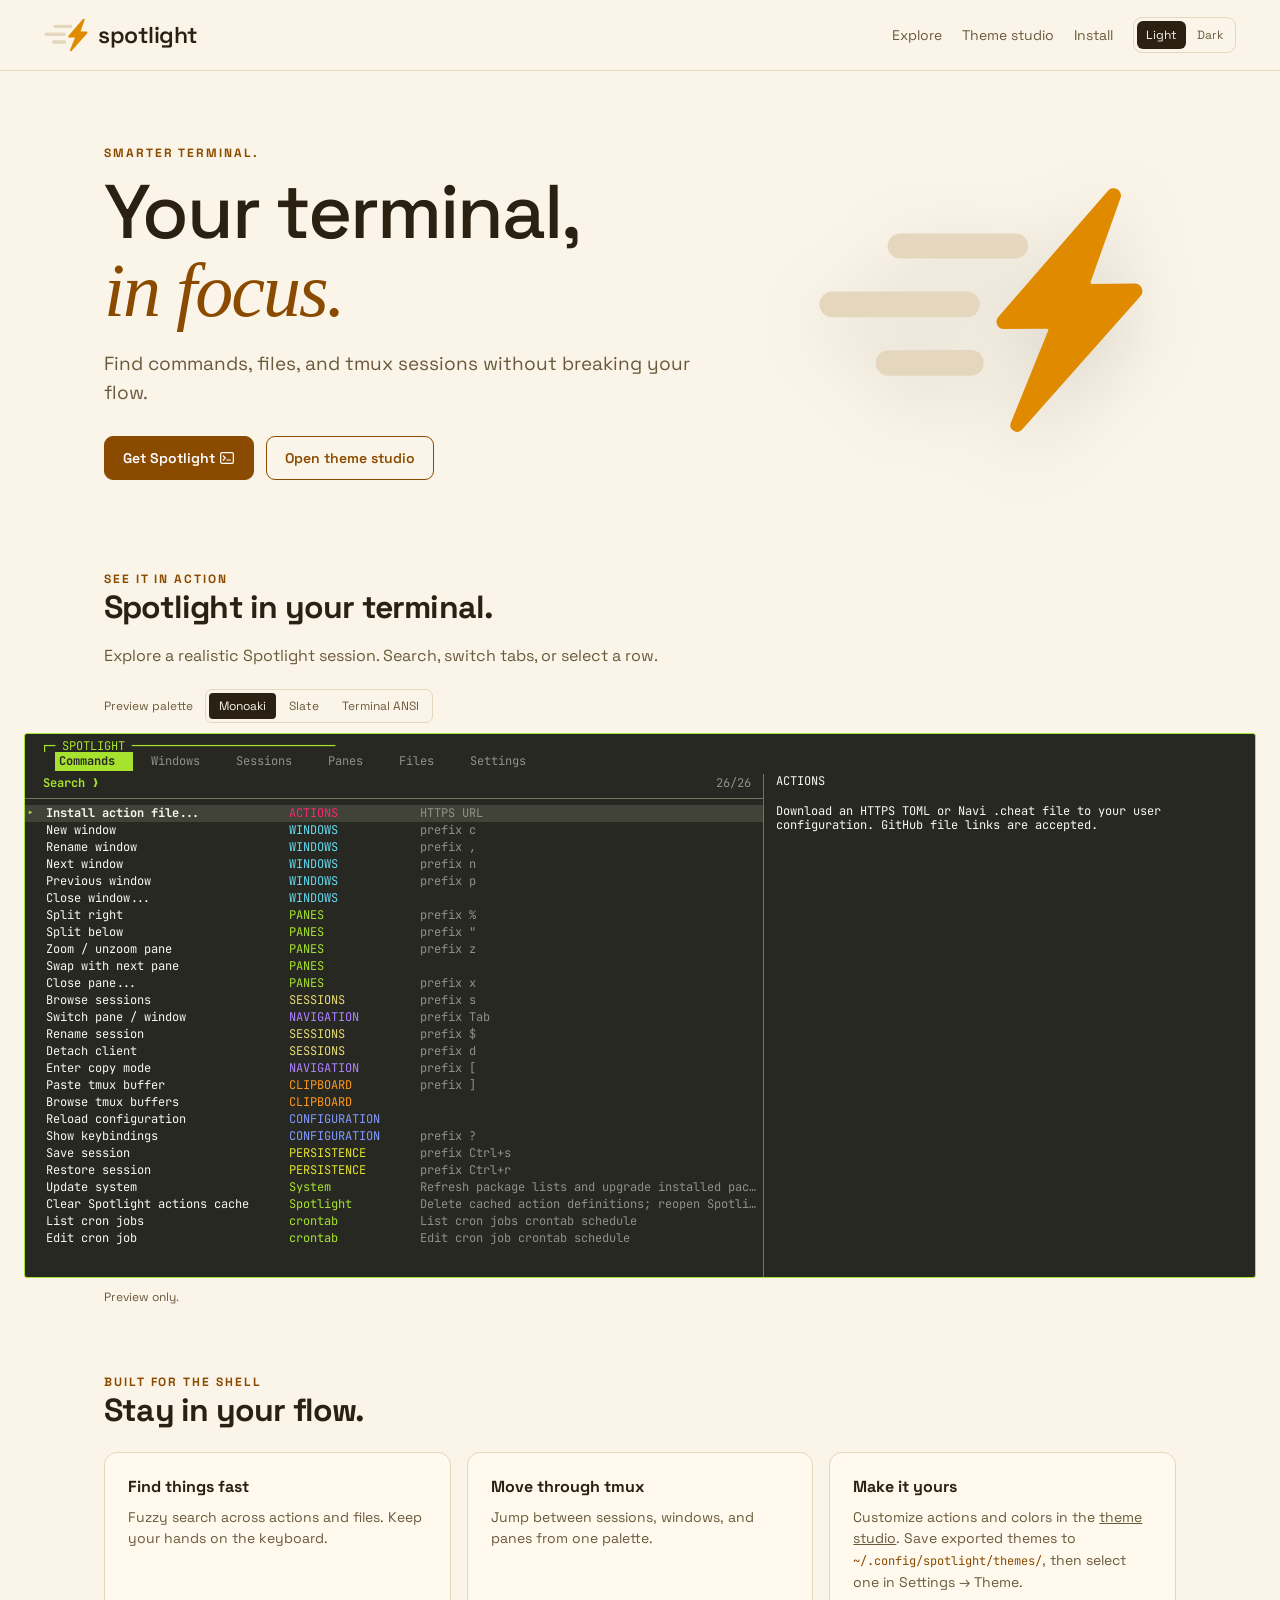
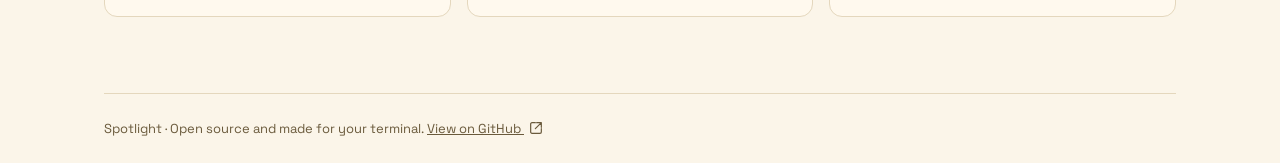
<file: docs/index.html>
<!doctype html>
<html lang="en">
<head>
<meta charset="utf-8">
<meta name="viewport" content="width=device-width, initial-scale=1">
<meta name="description" content="Spotlight is a fast terminal command palette with fuzzy search, tmux navigation, and customizable themes.">
<title>Spotlight · Your terminal, in focus</title>
<link rel="icon" href="assets/spotlight-icon-light.svg" type="image/svg+xml">
<link rel="preconnect" href="https://fonts.googleapis.com">
<link rel="preconnect" href="https://fonts.gstatic.com" crossorigin>
<link href="https://fonts.googleapis.com/css2?family=JetBrains+Mono&amp;family=Space+Grotesk:wght@400;500;600;700&amp;display=swap" rel="stylesheet">
<script src="assets/appearance.js"></script>
<link rel="stylesheet" href="assets/site.css">
<script src="home.js" defer></script>
</head>
<body>
<header class="site-header"><nav class="site-nav" aria-label="Main navigation"><a class="site-brand" href="./"><img class="brand-light" src="assets/spotlight-icon-light.svg" alt=""><img class="brand-dark" src="assets/spotlight-icon-dark.svg" alt="">spotlight</a><div class="site-links"><a href="#demo">Explore</a><a href="theme-studio/">Theme studio</a><a href="https://github.com/alan-null/spotlight#installation">Install</a><div class="appearance" role="group" aria-label="Page appearance"><button type="button" data-appearance-choice="light" aria-pressed="false">Light</button><button type="button" data-appearance-choice="dark" aria-pressed="false">Dark</button></div></div></nav></header>
<main class="site-wrap">
<section class="hero"><div><div class="eyebrow">SMARTER TERMINAL.</div><h1>Your terminal,<br><em>in focus.</em></h1><p>Find commands, files, and tmux sessions without breaking your flow. </p><div class="hero-actions"><a class="action" href="https://github.com/alan-null/spotlight#installation">Get Spotlight <svg class="inline-icon" aria-hidden="true"><use href="assets/icons.svg#terminal"></use></svg></a><a class="action secondary" href="theme-studio/">Open theme studio</a></div></div><div class="hero-art"><img class="hero-mark brand-light" src="assets/spotlight-icon-light.svg" alt="Spotlight lightning logo"><img class="hero-mark brand-dark" src="assets/spotlight-icon-dark.svg" alt="Spotlight lightning logo"></div></section>
<section class="home-section" id="demo"><div class="eyebrow">See it in action</div><h2>Spotlight in your terminal.</h2><p>Explore a realistic Spotlight session. Search, switch tabs, or select a row.</p><div class="demo-controls"><span>Preview palette</span><div class="demo-palette" role="group" aria-label="Terminal preview palette"><button type="button" data-demo-palette="monoaki" aria-pressed="true">Monoaki</button><button type="button" data-demo-palette="slate" aria-pressed="false">Slate</button><button type="button" data-demo-palette="terminal" aria-pressed="false">Terminal ANSI</button></div></div><div class="demo-terminal" data-palette="monoaki"><div class="demo-topline"><span>┌─ SPOTLIGHT ─────────────────────────────</span></div><div class="demo-tabs" role="group" aria-label="Spotlight tab"><button type="button" data-demo-tab="Commands" aria-pressed="true">Commands</button><button type="button" data-demo-tab="Windows" aria-pressed="false">Windows</button><button type="button" data-demo-tab="Sessions" aria-pressed="false">Sessions</button><button type="button" data-demo-tab="Panes" aria-pressed="false">Panes</button><button type="button" data-demo-tab="Files" aria-pressed="false">Files</button><button type="button" data-demo-tab="Settings" aria-pressed="false">Settings</button></div><div class="demo-main"><div class="demo-left"><div class="demo-search-line"><label for="demo-search">Search ❯</label><input id="demo-search" type="search" autocomplete="off" spellcheck="false" aria-label="Search sample Spotlight results"><span id="demo-count"></span></div><div id="demo-list" class="demo-list" role="listbox" aria-label="Sample Spotlight results" tabindex="0"></div></div><div id="demo-detail" class="demo-detail" aria-live="polite"></div></div></div><p class="demo-note">Preview only.</p></section>
<section class="home-section" id="features"><div class="eyebrow">Built for the shell</div><h2>Stay in your flow.</h2><div class="feature-grid"><article><h3>Find things fast</h3><p>Fuzzy search across actions and files. Keep your hands on the keyboard.</p></article><article><h3>Move through tmux</h3><p>Jump between sessions, windows, and panes from one palette.</p></article><article><h3>Make it yours</h3><p>Customize actions and colors in the <a href="theme-studio/">theme studio</a>. Save exported themes to <code>~/.config/spotlight/themes/</code>, then select one in Settings → Theme.</p></article></div></section>
<footer class="site-footer">Spotlight · Open source and made for your terminal. <a href="https://github.com/alan-null/spotlight">View on GitHub <svg class="inline-icon" aria-hidden="true"><use href="assets/icons.svg#external"></use></svg></a></footer>
</main>
</body>
</html>
</file>
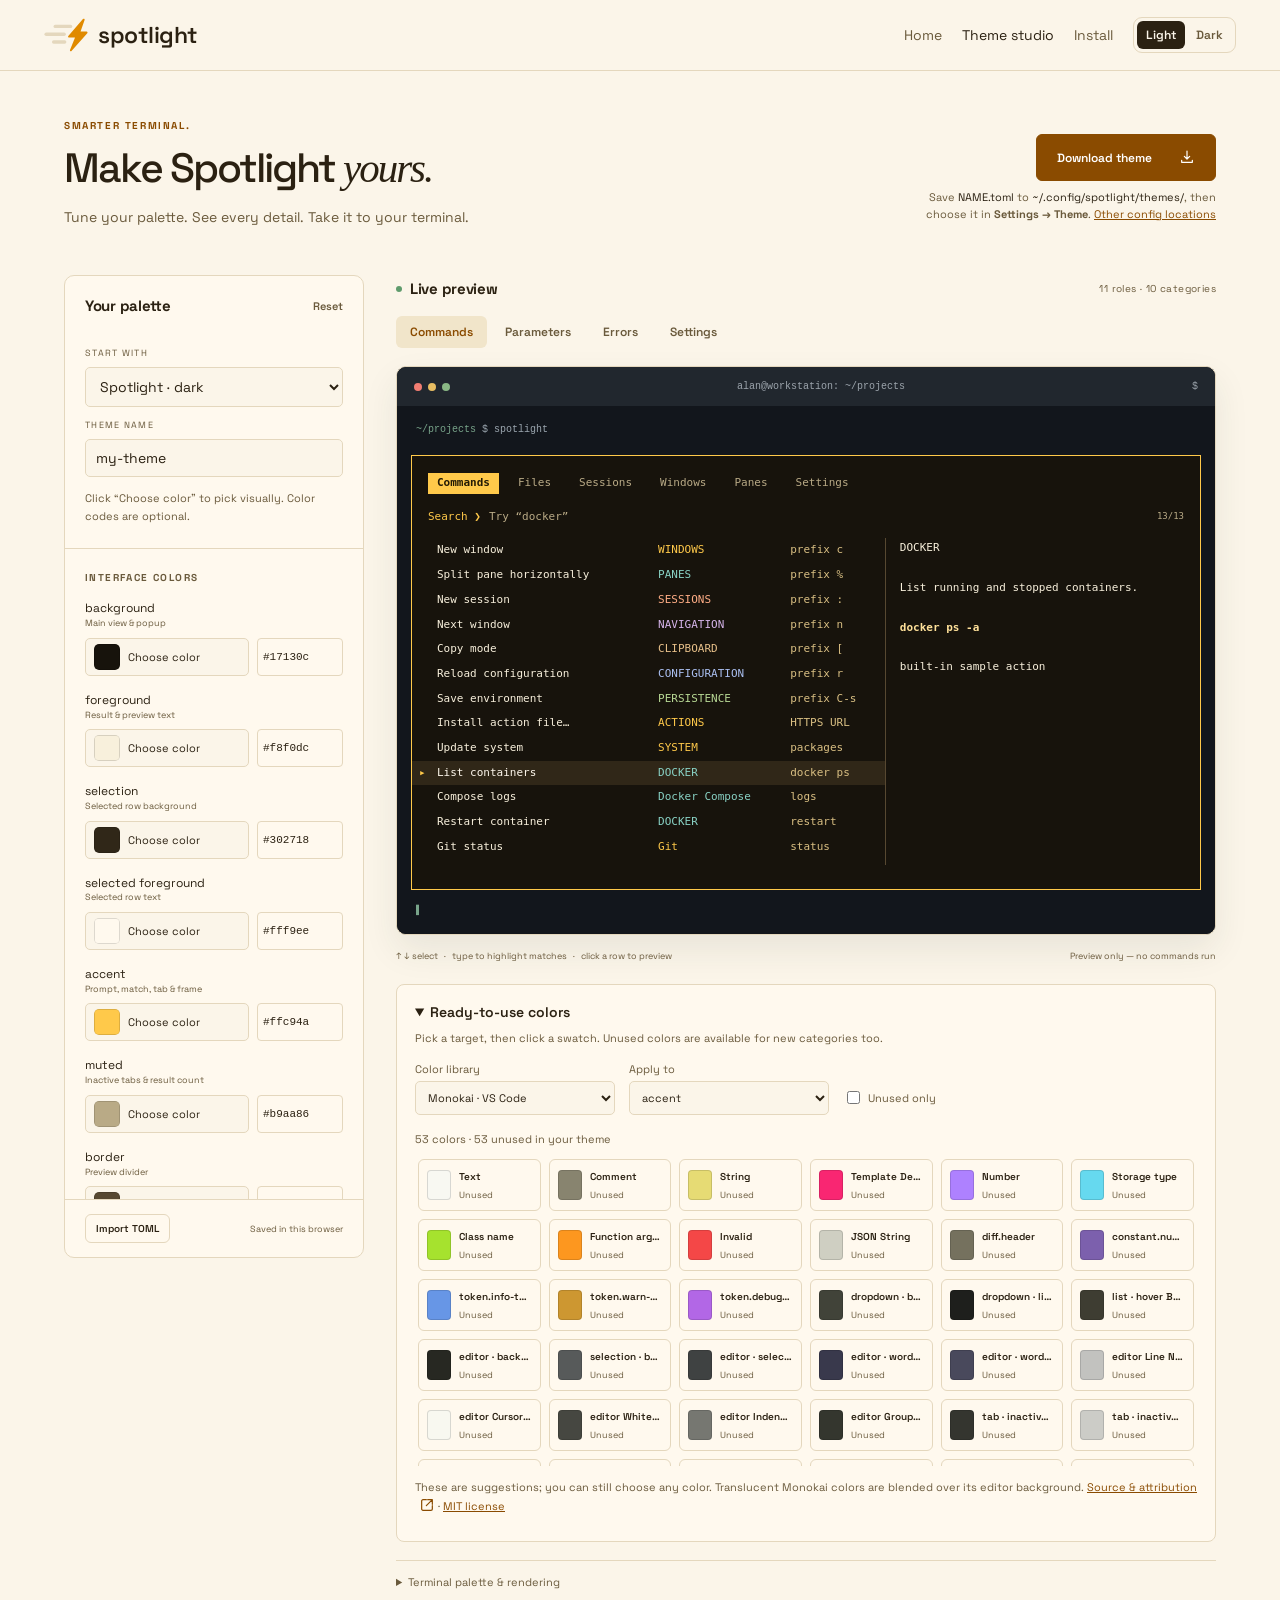
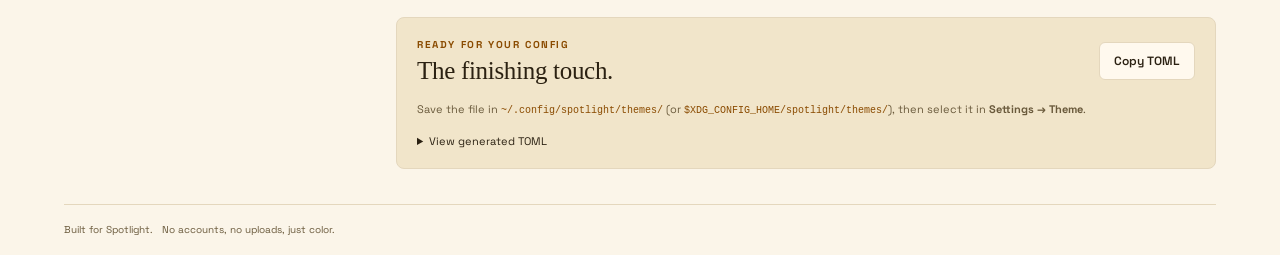
<file: docs/theme-studio/index.html>
<!doctype html>
<html lang="en">
<head>
<meta charset="utf-8">
<meta name="viewport" content="width=device-width, initial-scale=1">
<meta name="description" content="Create Spotlight terminal themes with a live preview and TOML export. Works entirely in your browser.">
<title>Spotlight · Theme studio</title>
<link rel="icon" href="../assets/spotlight-icon-light.svg" type="image/svg+xml">
<link rel="preconnect" href="https://fonts.googleapis.com">
<link rel="preconnect" href="https://fonts.gstatic.com" crossorigin>
<link href="https://fonts.googleapis.com/css2?family=JetBrains+Mono&amp;family=Space+Grotesk:wght@400;500;600;700&amp;display=swap" rel="stylesheet">
<script src="../assets/appearance.js"></script>
<link rel="stylesheet" href="../assets/site.css">
<link rel="stylesheet" href="style.css">
<script src="palettes.js" defer></script>
<script src="editor.js" defer></script>
</head>
<body>
<header class="site-header"><nav class="site-nav" aria-label="Main navigation"><a class="site-brand" href="../"><img class="brand-light" src="../assets/spotlight-icon-light.svg" alt=""><img class="brand-dark" src="../assets/spotlight-icon-dark.svg" alt="">spotlight</a><div class="site-links"><a href="../">Home</a><a href="./" aria-current="page">Theme studio</a><a href="https://github.com/alan-null/spotlight#installation">Install</a><div class="appearance" role="group" aria-label="Page appearance"><button type="button" data-appearance-choice="light" aria-pressed="false">Light</button><button type="button" data-appearance-choice="dark" aria-pressed="false">Dark</button></div></div></nav></header>
<main>
<section class="intro"><div><div class="eyebrow">SMARTER TERMINAL.</div><h1>Make Spotlight <em>yours.</em></h1><p>Tune your palette. See every detail. Take it to your terminal.</p></div><div class="intro-action"><button id="download" class="primary">Download theme <svg class="inline-icon" aria-hidden="true"><use href="../assets/icons.svg#download"></use></svg></button><p class="install-hint">Save <code>NAME.toml</code> to <code>~/.config/spotlight/themes/</code>, then choose it in <strong>Settings → Theme</strong>. <a href="#install-guide">Other config locations</a></p></div></section>
<div class="workspace">
<aside class="panel"><div class="panel-head"><h2>Your palette</h2><button id="reset" class="text-button">Reset</button></div><div class="controls-top"><label for="preset">START WITH</label><select id="preset"><option value="brand-dark">Spotlight · dark</option><option value="brand-light">Spotlight · light</option><option value="default">Spotlight original</option><option value="terminal">Terminal ANSI</option><option value="monokai">Monokai · VS Code</option><option value="dusk">Dusk violet</option><option value="paper">Paper light</option></select><label for="theme-name">THEME NAME</label><input id="theme-name" value="my-theme" pattern="[a-z][a-z0-9_\-]*" spellcheck="false"><p class="micro">Click “Choose color” to pick visually. Color codes are optional.</p></div><div id="color-controls" class="color-controls"></div><div class="aside-footer"><button id="import">Import TOML</button><input id="file" type="file" accept=".toml,text/plain" hidden><span>Saved in this browser</span></div></aside>
<section class="preview-column"><div class="preview-heading"><div><span class="live-dot"></span><h2>Live preview</h2></div><span id="coverage">11 roles · 10 categories</span></div><div class="scene-tabs" role="group" aria-label="Preview scene"><button data-scene="commands" aria-pressed="true">Commands</button><button data-scene="parameters" aria-pressed="false">Parameters</button><button data-scene="errors" aria-pressed="false">Errors</button><button data-scene="settings" aria-pressed="false">Settings</button></div>
<div class="terminal-shell"><div class="window-bar"><span class="traffic"><i></i><i></i><i></i></span><span>alan@workstation: ~/projects</span><span aria-hidden="true">$</span></div><div class="terminal-desktop"><div class="terminal-context">~/projects <span>$ spotlight</span></div><div id="terminal" class="terminal"><div id="terminal-tabs" class="terminal-tabs"></div><div class="search-line"><label for="search">Search ❯</label><input id="search" placeholder="Try “docker”" autocomplete="off" spellcheck="false"><span id="result-count"></span></div><div class="terminal-body"><div id="results" role="listbox" aria-label="Sample Spotlight results" tabindex="0"></div><div id="detail" class="detail"></div></div></div><div class="terminal-context terminal-bottom">▌</div></div></div>
<div class="preview-caption"><span>↑ ↓ select &nbsp; · &nbsp; type to highlight matches &nbsp; · &nbsp; click a row to preview</span><span>Preview only — no commands run</span></div>
<details class="palette-library" open><summary>Ready-to-use colors</summary><p>Pick a target, then click a swatch. Unused colors are available for new categories too.</p><div class="palette-toolbar"><label>Color library <select id="swatch-source"><option value="monokai">Monokai · VS Code</option><option value="current">Current theme</option></select></label><label>Apply to <select id="swatch-target" aria-label="Apply swatch to"></select></label><label class="unused-toggle"><input id="unused-only" type="checkbox"> Unused only</label></div><p id="swatch-info" class="micro"></p><div id="ready-swatches" class="ready-swatches" role="group" aria-label="Ready-to-use color swatches"></div><p class="micro">These are suggestions; you can still choose any color. Translucent Monokai colors are blended over its editor background. <a href="https://github.com/microsoft/vscode/blob/main/extensions/theme-monokai/themes/monokai-color-theme.json" target="_blank" rel="noopener noreferrer">Source &amp; attribution <svg class="inline-icon" aria-hidden="true"><use href="../assets/icons.svg#external"></use></svg></a> · <a href="MONOKAI-LICENSE.txt">MIT license</a></p></details>
<details class="terminal-options"><summary>Terminal palette &amp; rendering</summary><p>ANSI slots 0–15 and “default” depend on your terminal. Adjust these approximations to match it; slots 16–255 use the standard xterm palette. Fonts and fzf versions can change spacing and selection rendering.</p><div class="terminal-defaults"><label>Default background <input id="terminal-bg" type="color" value="#12161c"></label><label>Default foreground <input id="terminal-fg" type="color" value="#d5dce4"></label></div><div id="ansi-controls"></div></details>
<section class="export-panel" id="install-guide"><div class="panel-head"><div><div class="eyebrow">READY FOR YOUR CONFIG</div><h2>The finishing touch.</h2></div><button id="copy">Copy TOML</button></div><p>Save the file in <code>~/.config/spotlight/themes/</code> (or <code>$XDG_CONFIG_HOME/spotlight/themes/</code>), then select it in <strong>Settings → Theme</strong>.</p><details><summary>View generated TOML</summary><pre id="toml"></pre></details></section>
</section></div><footer>Built for Spotlight. &nbsp; No accounts, no uploads, just color.<span id="status" role="status" aria-live="polite"></span></footer>
</main>
</body>
</html>
</file>
<file: docs/assets/site.css>
:root{color-scheme:light;--page:#fbf5e9;--ink:#2b2112;--muted:#6a5a3c;--accent:#8a4b00;--bolt:#e08a00;--bars:#e4d7bd;--card:#fff9ee;--button-text:#fff;--selection:#f1e5ca;font-family:'Space Grotesk',ui-sans-serif,system-ui,sans-serif}
:root[data-appearance=dark]{color-scheme:dark;--page:#17130c;--ink:#f8f0dc;--muted:#b9aa86;--accent:#ffc94a;--bolt:#ffc94a;--bars:#574831;--card:#201a10;--button-text:#231a05;--selection:#302718}
*{box-sizing:border-box}
body{margin:0;background:var(--page);color:var(--ink)}
a{color:inherit}
button,input,select{font:inherit}
button{cursor:pointer}
:focus-visible{outline:2px solid var(--accent);outline-offset:3px}
.site-header{border-bottom:1px solid var(--bars)}
.site-nav{max-width:1240px;margin:auto;padding:17px 24px;display:flex;align-items:center;justify-content:space-between;gap:24px;flex-wrap:wrap}
.site-brand{display:inline-flex;align-items:center;gap:10px;text-decoration:none;font-size:23px;font-weight:600;letter-spacing:-.5px}
.site-brand picture,.site-brand img{width:44px;height:34px;display:block}
.brand-dark{display:none!important}
:root[data-appearance=dark] .brand-light{display:none!important}
:root[data-appearance=dark] .brand-dark{display:block!important}
.site-links{display:flex;align-items:center;gap:20px;flex-wrap:wrap}
.site-links>a{text-decoration:none;color:var(--muted);font-size:14px}
.site-links>a:hover,.site-links>a[aria-current=page]{color:var(--ink)}
.appearance{display:inline-flex;padding:3px;border:1px solid var(--bars);border-radius:9px;gap:2px}
.appearance button{border:0;border-radius:6px;background:transparent;color:var(--muted);padding:6px 9px;font-size:12px}
.appearance button[aria-pressed=true]{background:var(--ink);color:var(--page)}
.site-wrap{max-width:1120px;margin:auto;padding:0 24px}
.site-footer{border-top:1px solid var(--bars);color:var(--muted);padding:26px 0;margin-top:76px;font-size:13px}
.eyebrow{color:var(--accent);font-size:12px;font-weight:700;letter-spacing:.16em;text-transform:uppercase}
.hero{padding:74px 0 36px;display:grid;grid-template-columns:minmax(0,1fr) minmax(240px,.6fr);align-items:center;gap:30px}
.hero h1{font-size:clamp(46px,7vw,76px);font-weight:500;line-height:1.02;letter-spacing:-2px;margin:12px 0 20px}
.hero h1 em{font-family:Georgia,serif;color:var(--accent);font-weight:400}
.hero p{font-size:19px;line-height:1.55;color:var(--muted);max-width:600px}
.hero-mark{width:min(100%,330px);justify-self:center;filter:drop-shadow(0 20px 38px #0002)}
.hero-art{justify-self:center;width:min(100%,330px)}
.hero-actions{display:flex;gap:12px;flex-wrap:wrap;margin-top:28px}
.action{display:inline-flex;align-items:center;justify-content:center;min-height:44px;padding:10px 18px;border-radius:9px;text-decoration:none;font-size:14px;font-weight:600;border:1px solid var(--accent);background:var(--accent);color:var(--button-text)}
.action.secondary{background:transparent;color:var(--accent)}
.inline-icon{width:16px;height:16px;flex:none;vertical-align:-3px;margin-left:4px}
.home-section{padding-top:55px}
.home-section h2{font-size:32px;letter-spacing:-.8px;margin:0 0 8px}
.home-section>p{color:var(--muted);line-height:1.6;max-width:650px}
.demo-controls{display:flex;align-items:center;gap:12px;margin:20px 0 10px;color:var(--muted);font-size:12px}
.demo-palette{display:inline-flex;gap:3px;padding:3px;border:1px solid var(--bars);border-radius:7px}
.demo-palette button{border:0;border-radius:4px;padding:5px 10px;color:var(--muted);background:transparent;font-size:12px}
.demo-palette button[aria-pressed=true]{background:var(--ink);color:var(--page)}
.demo-terminal{--term-bg:#272822;--term-fg:#f8f8f2;--term-muted:#90908a;--term-accent:#a6e22e;--term-active:#a6e22e;--term-on-active:#272822;--term-selected:#414339;--term-border:#75715e;--term-window:#66d9ef;--term-pane:#a6e22e;--term-session:#e6db74;--term-nav:#ae81ff;--term-clipboard:#fd971f;--term-config:#819aff;--term-persistence:#e2e22e;--term-action:#f92672;--term-frame:#a6e22e;background:var(--term-bg);color:var(--term-fg);border:1px solid var(--term-frame);border-radius:3px;min-height:545px;overflow:hidden;font:12px/1.2 'JetBrains Mono',ui-monospace,monospace;width:min(1400px,calc(100vw - 48px));position:relative;left:50%;transform:translateX(-50%)}
.demo-terminal[data-palette=slate]{--term-bg:#161b22;--term-fg:#e7edf6;--term-muted:#8093a8;--term-accent:#7dd3a8;--term-active:#7dd3a8;--term-on-active:#161b22;--term-selected:#283747;--term-border:#485463;--term-window:#45c7f4;--term-pane:#6fdc84;--term-session:#f4d45f;--term-nav:#b28cff;--term-clipboard:#f6a165;--term-config:#8aaefd;--term-persistence:#b5d77b;--term-action:#45c7f4;--term-frame:#7dd3a8}
.demo-terminal[data-palette=terminal]{--term-bg:#12161c;--term-fg:#e5e5e5;--term-muted:#7f7f7f;--term-accent:#00cd00;--term-active:#00cd00;--term-on-active:#000000;--term-selected:#7f7f7f;--term-border:#5c5cff;--term-window:#00cdcd;--term-pane:#00cd00;--term-session:#cdcd00;--term-nav:#cd00cd;--term-clipboard:#cdcd00;--term-config:#5c5cff;--term-persistence:#00cd00;--term-action:#00cdcd;--term-frame:#00cd00}
.demo-topline{color:var(--term-frame);white-space:nowrap;padding:5px 16px 0;height:18px;overflow:hidden}
.demo-tabs{display:flex;gap:0;padding:0 16px 3px 30px;white-space:nowrap;overflow:auto;scrollbar-width:thin}
.demo-tabs button{background:none;border:0;border-radius:0;padding:0 18px;color:var(--term-muted);font:inherit;min-height:19px}
.demo-tabs button:first-child{padding-left:4px}
.demo-tabs button[aria-pressed=true]{background:var(--term-active);color:var(--term-on-active);font-weight:700}
.demo-main{display:grid;grid-template-columns:minmax(0,60%) minmax(0,40%);min-height:503px}
.demo-left{min-width:0}
.demo-search-line{display:flex;align-items:center;gap:7px;color:var(--term-accent);border-bottom:1px solid var(--term-border);padding:1px 12px 5px 18px;height:25px}
.demo-search-line label{white-space:nowrap;font-weight:700}
.demo-search-line input{font:inherit;color:var(--term-fg);background:none;border:0;outline:0;min-width:0;width:100%;padding:0;appearance:none}
.demo-search-line input::-webkit-search-cancel-button{display:none}
.demo-search-line input:focus-visible{outline:0}
#demo-count{color:var(--term-muted);white-space:nowrap}
.demo-list{padding-top:6px;max-height:467px;overflow:auto;scrollbar-width:thin;scrollbar-color:var(--term-border) transparent}
.demo-row{display:grid;grid-template-columns:16px minmax(0,1.5fr) minmax(0,.8fr) minmax(0,2.1fr);gap:3px;width:100%;padding:0 7px 0 2px;text-align:left;border:0;border-radius:0;background:transparent;color:var(--term-fg);font:inherit;min-height:17px;line-height:17px}
.demo-row>*{min-width:0;overflow:hidden;white-space:nowrap;text-overflow:ellipsis}
.demo-row:hover,.demo-row[aria-selected=true]{background:var(--term-selected)}
.demo-row[aria-selected=true] .demo-title{font-weight:700}
.demo-pointer{color:var(--term-accent)}
.demo-category{color:var(--term-accent)}
.demo-category[data-kind=windows]{color:var(--term-window)}
.demo-category[data-kind=panes]{color:var(--term-pane)}
.demo-category[data-kind=sessions]{color:var(--term-session)}
.demo-category[data-kind=navigation]{color:var(--term-nav)}
.demo-category[data-kind=clipboard]{color:var(--term-clipboard)}
.demo-category[data-kind=configuration]{color:var(--term-config)}
.demo-category[data-kind=persistence]{color:var(--term-persistence)}
.demo-category[data-kind=actions]{color:var(--term-action)}
.demo-category[data-kind=system],.demo-category[data-kind=spotlight],.demo-category[data-kind=crontab]{color:var(--term-accent)}
.demo-hint{color:var(--term-muted)}
.demo-detail{border-left:1px solid var(--term-border);padding:0 12px 16px;overflow-wrap:anywhere;white-space:normal}
.demo-detail strong{display:block;font-weight:400;margin-bottom:17px}
.demo-detail p{font:inherit;line-height:1.15;margin:0 0 20px;color:var(--term-fg)}
.demo-detail code{color:var(--term-pane);font:inherit}
.demo-empty{color:var(--term-muted);padding:8px 20px;margin:0}
.demo-note{font-size:12px!important;margin-top:10px!important}
.feature-grid{display:grid;grid-template-columns:repeat(3,1fr);gap:16px;margin-top:22px}
.feature-grid article{background:var(--card);border:1px solid var(--bars);border-radius:13px;padding:23px}
.feature-grid h3{font-size:16px;margin:0 0 10px}
.feature-grid p{color:var(--muted);line-height:1.55;font-size:14px;margin:0}
.feature-grid code{color:var(--accent);font:12px 'JetBrains Mono',ui-monospace,monospace;overflow-wrap:anywhere}
@media(max-width:700px){.hero{grid-template-columns:1fr;padding-top:42px}.hero-art{width:160px;justify-self:start;grid-row:1}.feature-grid{grid-template-columns:1fr}.site-links{gap:10px}.site-nav{padding:14px 20px}.demo-terminal{font-size:11px;min-height:480px}.demo-main{grid-template-columns:1fr;min-height:0}.demo-left{min-height:330px}.demo-list{max-height:320px}.demo-row{grid-template-columns:13px minmax(0,1.8fr) minmax(0,.8fr)}.demo-hint{display:none}.demo-detail{border-left:0;border-top:1px solid var(--term-border);min-height:112px;padding:10px 12px}.demo-detail strong{margin-bottom:8px}.demo-tabs{padding-left:10px}.demo-tabs button{padding:0 10px}}
</file>
<file: docs/theme-studio/style.css>
:root{--quiet:var(--muted);--line:var(--bars);--paper:var(--page);--green:var(--accent);font-size:14px}
*{box-sizing:border-box}
body{margin:0;background:var(--paper);color:var(--ink)}
header{height:84px;border-bottom:1px solid var(--line);display:flex;align-items:center;justify-content:space-between;padding:0 5%}
.brand{display:flex;align-items:center;gap:12px;color:var(--ink);text-decoration:none;font-size:24px;font-weight:700;letter-spacing:-1px}
.logo{color:var(--green);font-size:38px}
.tag{font-size:10px;font-weight:600;letter-spacing:1.7px;border-left:1px solid #c9cec5;padding:6px 0 6px 16px;margin-left:10px}
.local{font-size:12px;color:#6e786e}
main{max-width:1536px;margin:auto;padding:48px 5% 20px}
.intro{display:flex;justify-content:space-between;align-items:center;margin-bottom:38px;gap:20px}
.intro-action{display:flex;flex-direction:column;align-items:flex-end;gap:8px;max-width:330px}
.intro-action .install-hint{font-size:11px;line-height:1.5;text-align:right;margin:0;color:var(--muted)}
.install-hint code{font:inherit;color:var(--ink)}
.install-hint a{color:var(--accent)}
.eyebrow{font-size:10px;letter-spacing:1.6px;color:var(--green);font-weight:700}
h1{font-size:clamp(30px,3.2vw,48px);letter-spacing:-2px;margin:10px 0 12px;font-weight:500}
h1 em{font-family:Georgia,serif;font-weight:400}
p{color:#6a756c;line-height:1.65;margin:8px 0}
button,input,select{font:inherit}
button{cursor:pointer;border:1px solid #cdd4c9;border-radius:6px;background:#fffef7;color:var(--ink);padding:10px 14px;font-size:12px;font-weight:600}
button:hover{filter:brightness(.96)}
button:focus-visible,input:focus-visible,select:focus-visible,summary:focus-visible{outline:2px solid #659e7b;outline-offset:3px}
.primary{background:var(--green);border-color:var(--green);color:white;padding:14px 20px;white-space:nowrap}
.primary .inline-icon{margin-left:24px}
.workspace{display:grid;grid-template-columns:300px minmax(0,1fr);gap:32px;align-items:start}
.panel{border:1px solid var(--line);border-radius:10px;background:#fbfcf6;overflow:hidden}
.panel-head{padding:20px;display:flex;align-items:center;justify-content:space-between;gap:15px}
h2{font-size:15px;letter-spacing:-.3px;margin:0}
.text-button{border:0;background:none;padding:0;color:#768274;font-size:11px}
.controls-top{padding:0 20px 15px;border-bottom:1px solid var(--line)}
.controls-top label{display:block;font-size:9px;letter-spacing:1.3px;color:var(--quiet);margin:12px 0 8px}
.controls-top input,select{width:100%;border:1px solid var(--line);border-radius:5px;background:#fffef9;padding:9px 10px;color:var(--ink)}
.micro{font-size:11px;margin-top:12px}
.color-controls{max-height:650px;overflow:auto;padding:0 20px 14px;scrollbar-width:thin}
.group-title{font-size:10px;letter-spacing:1.4px;margin:22px 0 14px;color:#849080}
.color-row{display:grid;grid-template-columns:minmax(0,1fr) 86px;gap:8px;align-items:center;margin:16px 0}
.color-picker{display:flex;align-items:center;gap:8px;min-height:38px;padding:5px 8px;border:1px solid #cdd4c9;border-radius:5px;background:#fffef7;font-size:11px;cursor:pointer}
.color-picker:hover{background:#eaf0e4}
.color-picker:focus-within{outline:2px solid #659e7b;outline-offset:2px}
.swatch{width:26px;height:26px;padding:0;background:none;border:0;border-radius:5px;overflow:hidden;cursor:pointer}
.swatch::-webkit-color-swatch-wrapper{padding:0}
.swatch::-webkit-color-swatch{border:1px solid #0002;border-radius:4px}
.color-label{grid-column:1 / -1;font-size:12px;line-height:1.4}
.color-label small{display:block;font-size:9px;color:#8a948b}
.value-input{font:11px ui-monospace,monospace;width:86px;min-height:38px;padding:6px 5px;border:1px solid var(--line);border-radius:4px;background:transparent;color:#6a756c}
.value-input[aria-invalid=true],#theme-name:invalid{border-color:#c44949;background:#fff2ed}
.aside-footer{border-top:1px solid var(--line);padding:14px 20px;display:flex;align-items:center;justify-content:space-between;gap:8px}
.aside-footer span{font-size:9px;color:var(--quiet)}
.aside-footer button{padding:7px 10px;font-size:10px}
.preview-heading,.preview-heading>div{display:flex;align-items:center;gap:8px}
.preview-heading{justify-content:space-between;margin:4px 0 18px}
.preview-heading>span{color:#839080;font-size:10px;letter-spacing:.4px}
.live-dot{height:6px;width:6px;border-radius:50%;background:#5f9b6c}
.scene-tabs{display:flex;gap:4px;margin-bottom:18px;flex-wrap:wrap}
.scene-tabs button{border:0;background:transparent;color:#7a877b;padding:8px 14px}
.scene-tabs button[aria-pressed=true]{background:#e2e8dc;color:var(--green)}
.terminal-shell{border-radius:10px;overflow:hidden;background:#12161c;box-shadow:0 15px 35px #24352a16;border:1px solid #273038}
.window-bar{background:#21272e;display:flex;justify-content:space-between;align-items:center;padding:14px 17px;font:10px ui-monospace,monospace;color:#9ca4ac}
.traffic{display:flex;gap:6px}
.traffic i{width:8px;height:8px;border-radius:50%;background:#f17d72}
.traffic i:nth-child(2){background:#e7bd62}
.traffic i:nth-child(3){background:#8ab885}
.terminal-desktop{padding:18px 14px;background:var(--terminal-bg,#12161c)}
.terminal-context{color:#78a48a;font:10px ui-monospace,monospace;margin:0 5px 20px}
.terminal-context span{color:#9ba6af}
.terminal-bottom{margin:15px 5px 0}
.terminal{background:var(--background);color:var(--foreground);border:1px solid var(--accent);padding:17px 0;min-height:435px;font:11px/1.7 'DejaVu Sans Mono',Consolas,monospace;overflow:hidden}
.terminal-tabs{display:flex;gap:10px;padding:0 16px 14px;color:var(--muted)}
.terminal-tabs span{padding:1px 9px}
.terminal-tabs .active{color:var(--tab_foreground);background:var(--tab_background);font-weight:bold}
.search-line{display:flex;gap:8px;align-items:center;padding:0 16px 12px;color:var(--accent)}
.search-line label{white-space:nowrap}
.search-line input{width:100%;min-width:0;background:none;border:0;color:var(--foreground);outline:none;font:inherit;padding:0}
.search-line input::placeholder{color:var(--muted)}
#result-count{white-space:nowrap;color:var(--muted);font-size:9px}
.terminal-body{display:grid;grid-template-columns:60% 40%;min-height:327px}
#results{overflow:auto;min-width:0}
.result{width:100%;display:grid;grid-template-columns:13px minmax(100px,1.7fr) minmax(85px,1fr) minmax(45px,.65fr);gap:5px;border:0;border-radius:0;padding:3px 12px 3px 7px;text-align:left;font:inherit;background:none;color:var(--foreground);white-space:nowrap}
.result>*{overflow:hidden;text-overflow:ellipsis}
.result.selected{background:var(--selection);color:var(--selected_foreground)}
.pointer{color:var(--accent)}
.category{color:var(--category-color)}
.hint{color:var(--hint)}
mark{color:var(--accent);background:none;font-weight:bold}
.detail{border-left:1px solid var(--border);padding:0 14px;overflow-wrap:anywhere;white-space:pre-wrap;line-height:1.8}
.detail .command{color:var(--command);font-weight:bold}
.detail .error{color:var(--error)}
.detail .crumb{color:var(--muted)}
.detail .badge{background:var(--tab_background);color:var(--tab_foreground);font-weight:bold}
.preview-caption{display:flex;justify-content:space-between;gap:10px;font-size:9px;color:#879181;margin:15px 0 22px;flex-wrap:wrap}
.terminal-options{border-top:1px solid var(--line);padding:14px 0;font-size:11px;color:#74816f}
summary{cursor:pointer}
details p{font-size:11px}
.terminal-defaults{display:flex;gap:18px;margin:15px 0}
.terminal-defaults label{display:flex;align-items:center;gap:8px}
input[type=color]{cursor:pointer}
#ansi-controls{display:grid;grid-template-columns:repeat(8,1fr);gap:8px}
#ansi-controls label{display:flex;flex-direction:column;gap:4px;font:10px monospace}
#ansi-controls input{width:100%;height:25px;border:0;padding:0}
.export-panel{margin-top:14px;border:1px solid var(--line);border-radius:8px;background:#eeeee3;padding:20px}
.export-panel .panel-head{padding:0}
.export-panel h2{font-family:Georgia,serif;font-weight:400;font-size:25px;margin-top:6px}
.export-panel p{font-size:11px;margin:15px 0}
.export-panel code{font-size:10px;color:#506447}
.export-panel details{font-size:11px}
pre{font:11px/1.8 ui-monospace,monospace;overflow:auto;background:#fbfcf6;padding:15px;border:1px solid var(--line);border-radius:5px}
footer{display:flex;justify-content:space-between;gap:20px;margin-top:35px;padding-top:18px;border-top:1px solid var(--line);font-size:10px;color:#8a9486}
#status{color:var(--green)}
@media(min-width:1500px){.terminal{font-size:12px}
}
@media(max-width:1100px){.workspace{grid-template-columns:265px minmax(0,1fr);gap:20px}
.terminal-body{grid-template-columns:1fr}
.detail{border-left:0;border-top:1px solid var(--border);margin-top:12px;padding:12px;min-height:140px}
.terminal-tabs{gap:3px;padding-left:8px}
.terminal-tabs span{padding:1px 5px}
.terminal{min-height:0}
}
@media(max-width:700px){header{height:65px}
.local,.tag{display:none}
main{padding-top:30px}
.intro{align-items:start;flex-direction:column}
.intro-action{align-items:flex-start}
.intro-action .install-hint{text-align:left}
.workspace{grid-template-columns:1fr}
.panel{order:2}
.preview-column{order:1}
.color-controls{max-height:420px}
.terminal-desktop{padding:12px 7px}
.terminal-tabs{font-size:10px}
.terminal{font-size:10px}
.result{grid-template-columns:12px minmax(100px,1.5fr) minmax(85px,1fr) 55px}
.terminal-defaults{flex-wrap:wrap}
footer{flex-direction:column}
.preview-heading>span{font-size:9px}
}


.palette-library{border:1px solid var(--line);border-radius:8px;background:#fbfcf6;padding:18px;margin:18px 0}
.palette-library summary{font-weight:600;font-size:14px}
.palette-library a{color:var(--green)}
.palette-toolbar{display:flex;flex-wrap:wrap;align-items:end;gap:14px;margin:15px 0}
.palette-toolbar label{display:flex;flex-direction:column;gap:5px;font-size:11px;color:#6a756c;min-width:0}
.palette-toolbar select{width:200px;max-width:100%;font-size:11px;padding:8px}
.palette-toolbar .unused-toggle{flex-direction:row;align-items:center;padding:8px 0}
.ready-swatches{display:grid;grid-template-columns:repeat(auto-fill,minmax(120px,1fr));gap:8px;max-height:310px;overflow:auto;padding:3px;scrollbar-width:thin}
.palette-swatch{display:grid;grid-template-columns:24px minmax(0,1fr);align-items:center;gap:3px 8px;text-align:left;padding:8px;min-height:52px}
.palette-swatch[aria-pressed=true]{outline:2px solid var(--green);outline-offset:-2px;background:#eaf0e4}
.palette-chip{grid-row:span 2;width:24px;height:30px;border-radius:4px;border:1px solid #0002}
.swatch-name{font-size:10px;white-space:nowrap;overflow:hidden;text-overflow:ellipsis}
.palette-swatch small{font-size:9px;font-weight:400;color:var(--quiet)}

/* Shared brand chrome. The terminal preview keeps the selected TOML colors. */
header.site-header{height:auto;padding:0;display:block;background:var(--page)}
.site-brand{font-size:23px}
.site-links>a{color:var(--muted)}
.site-links>a:hover,.site-links>a[aria-current=page]{color:var(--ink)}
.appearance button{color:var(--muted);background:transparent;border:0;padding:6px 9px}
.appearance button[aria-pressed=true]{color:var(--page);background:var(--ink)}
.intro p,p,.preview-caption,.preview-heading>span,.micro{color:var(--muted)}
button{border-color:var(--bars);background:var(--card);color:var(--ink)}
.primary{background:var(--accent);border-color:var(--accent);color:var(--button-text)}
.panel,.palette-library{background:var(--card)}
.controls-top input,.controls-top select,.palette-toolbar select{background:var(--page);color:var(--ink);border-color:var(--bars)}
.controls-top label,.group-title,.color-label small,.aside-footer span,.text-button{color:var(--muted)}
.color-picker{background:var(--page);border-color:var(--bars)}
.color-picker:hover{background:var(--selection)}
.value-input{color:var(--ink);border-color:var(--bars)}
.scene-tabs button{background:transparent;color:var(--muted)}
.scene-tabs button[aria-pressed=true]{background:var(--selection);color:var(--accent)}
.terminal-shell{border-color:var(--bars)}
.terminal-options,.palette-toolbar label{color:var(--muted)}
.export-panel{background:var(--selection)}
.export-panel code{color:var(--accent)}
pre{background:var(--card);color:var(--ink)}
.palette-swatch[aria-pressed=true]{background:var(--selection)}
.palette-library a{color:var(--accent)}
footer{color:var(--muted)}
@media(max-width:700px){header.site-header{height:auto}}
</file>
